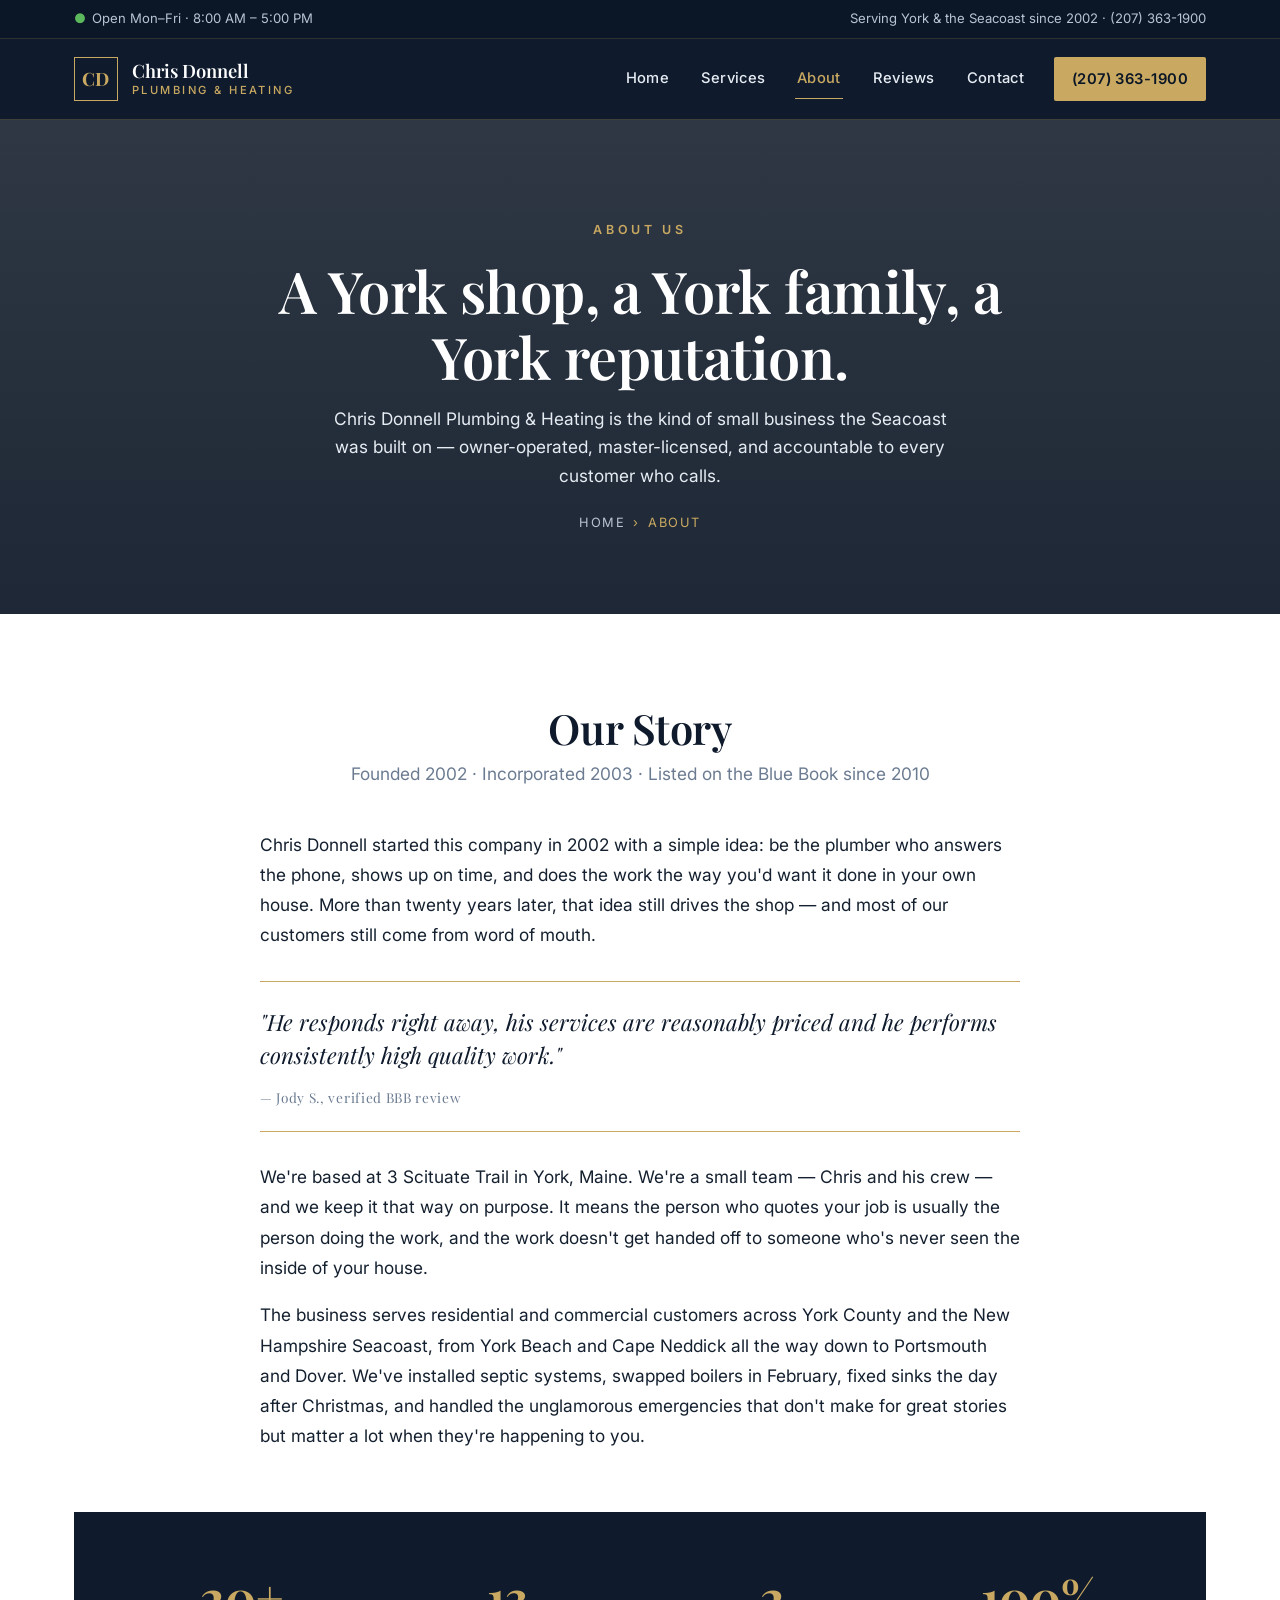
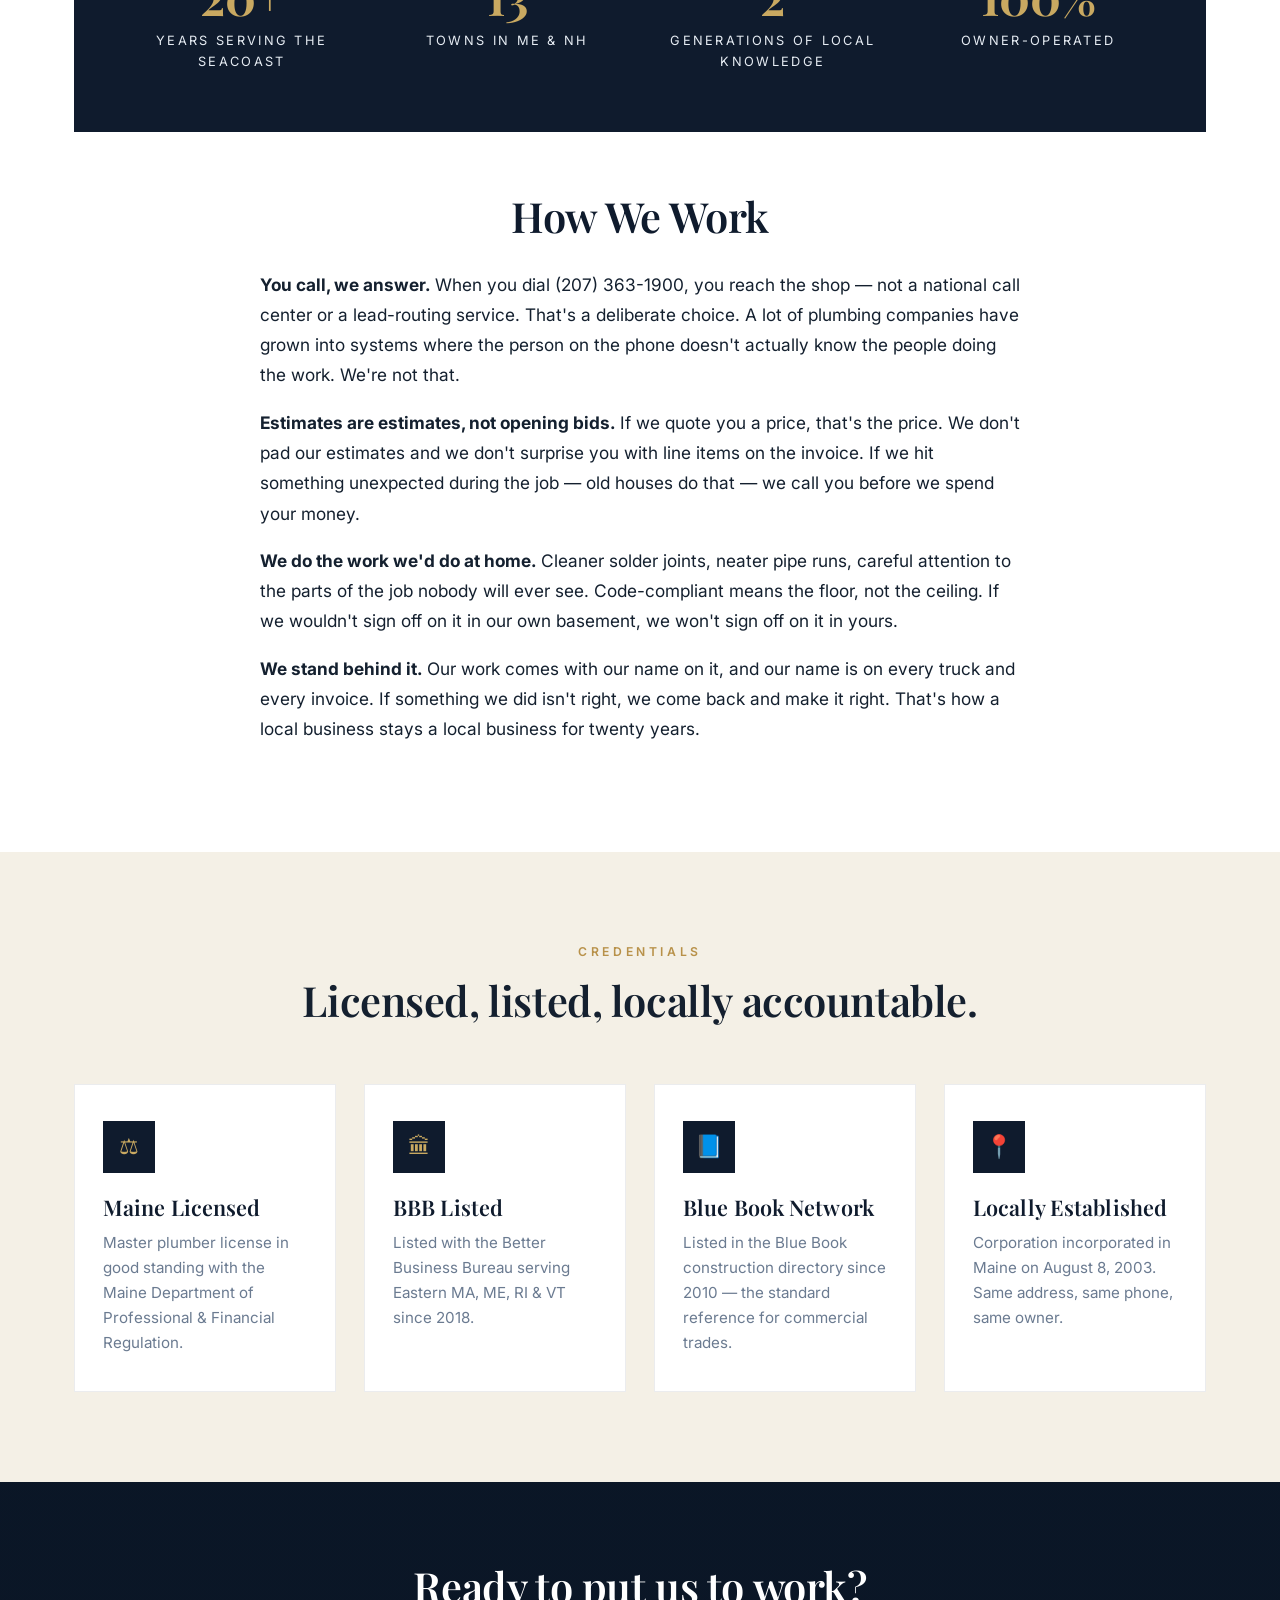
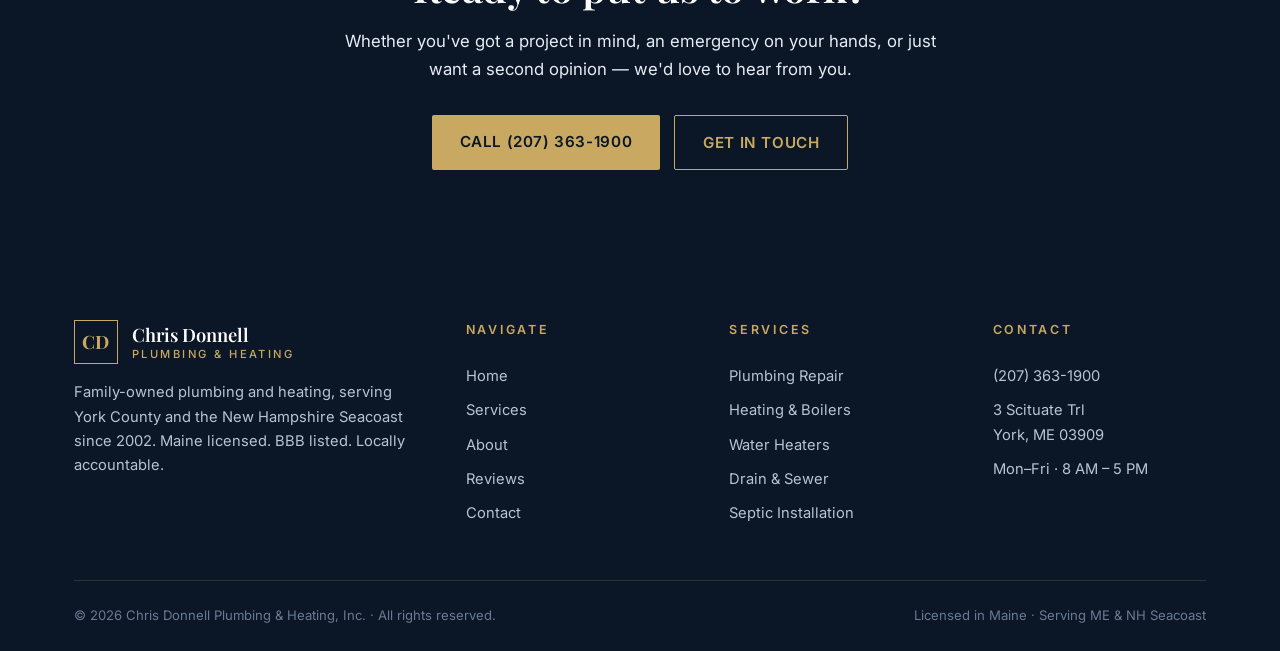
<file: about.html>
<!DOCTYPE html>
<html lang="en">
<head>
  <meta charset="UTF-8" />
  <meta name="viewport" content="width=device-width, initial-scale=1" />
  <title>About — Chris Donnell Plumbing &amp; Heating · York, Maine</title>
  <meta name="description" content="A family-owned plumbing and heating company in York, Maine. Master licensed, two-plus decades on the Seacoast, owner-operated and locally accountable." />
  <link rel="preconnect" href="https://fonts.googleapis.com">
  <link rel="preconnect" href="https://fonts.gstatic.com" crossorigin>
  <link href="https://fonts.googleapis.com/css2?family=Inter:wght@400;500;600;700&family=Playfair+Display:ital,wght@0,500;0,600;0,700;1,500&display=swap" rel="stylesheet">
  <link rel="stylesheet" href="styles.css" />
</head>
<body>

  <div class="topbar">
    <div class="container">
      <span class="hours">Open Mon–Fri · 8:00 AM – 5:00 PM</span>
      <span>Serving York &amp; the Seacoast since 2002 · <a href="tel:+12073631900">(207) 363-1900</a></span>
    </div>
  </div>

  <header class="site-header">
    <div class="container">
      <a href="index.html" class="brand">
        <span class="brand-mark">CD</span>
        <span class="brand-name">Chris Donnell<small>Plumbing &amp; Heating</small></span>
      </a>
      <button class="nav-toggle" aria-label="Toggle menu" aria-expanded="false">Menu</button>
      <nav class="nav">
        <a href="index.html">Home</a>
        <a href="services.html">Services</a>
        <a href="about.html">About</a>
        <a href="reviews.html">Reviews</a>
        <a href="contact.html">Contact</a>
        <a href="tel:+12073631900" class="cta">(207) 363-1900</a>
      </nav>
    </div>
  </header>

  <section class="page-header" style="background: linear-gradient(rgba(11,22,38,.85), rgba(11,22,38,.92)), url('https://images.unsplash.com/photo-1518709268805-4e9042af2176?auto=format&fit=crop&w=1800&q=80') center/cover no-repeat;">
    <div class="container">
      <span class="eyebrow">About Us</span>
      <h1>A York shop, a York family, a York reputation.</h1>
      <p>Chris Donnell Plumbing &amp; Heating is the kind of small business the Seacoast was built on — owner-operated, master-licensed, and accountable to every customer who calls.</p>
      <div class="crumbs"><a href="index.html">Home</a><span>›</span><span>About</span></div>
    </div>
  </section>

  <section style="background:#fff">
    <div class="container">
      <div class="story-block">
        <h2 style="text-align:center;color:var(--navy-800);margin-bottom:8px">Our Story</h2>
        <p style="text-align:center;color:var(--slate-500);margin-bottom:40px">Founded 2002 · Incorporated 2003 · Listed on the Blue Book since 2010</p>

        <p>Chris Donnell started this company in 2002 with a simple idea: be the plumber who answers the phone, shows up on time, and does the work the way you'd want it done in your own house. More than twenty years later, that idea still drives the shop — and most of our customers still come from word of mouth.</p>

        <p class="lede">"He responds right away, his services are reasonably priced and he performs consistently high quality work."<br><span style="font-size:.85rem;font-style:normal;color:var(--slate-500);letter-spacing:.05em;display:block;margin-top:14px">— Jody S., verified BBB review</span></p>

        <p>We're based at 3 Scituate Trail in York, Maine. We're a small team — Chris and his crew — and we keep it that way on purpose. It means the person who quotes your job is usually the person doing the work, and the work doesn't get handed off to someone who's never seen the inside of your house.</p>

        <p>The business serves residential and commercial customers across York County and the New Hampshire Seacoast, from York Beach and Cape Neddick all the way down to Portsmouth and Dover. We've installed septic systems, swapped boilers in February, fixed sinks the day after Christmas, and handled the unglamorous emergencies that don't make for great stories but matter a lot when they're happening to you.</p>
      </div>

      <div class="stats">
        <div><strong>20+</strong><span>Years Serving the Seacoast</span></div>
        <div><strong>13</strong><span>Towns in ME &amp; NH</span></div>
        <div><strong>2</strong><span>Generations of Local Knowledge</span></div>
        <div><strong>100%</strong><span>Owner-Operated</span></div>
      </div>

      <div class="story-block">
        <h2 style="text-align:center;color:var(--navy-800);margin-bottom:30px">How We Work</h2>

        <p><strong>You call, we answer.</strong> When you dial (207) 363-1900, you reach the shop — not a national call center or a lead-routing service. That's a deliberate choice. A lot of plumbing companies have grown into systems where the person on the phone doesn't actually know the people doing the work. We're not that.</p>

        <p><strong>Estimates are estimates, not opening bids.</strong> If we quote you a price, that's the price. We don't pad our estimates and we don't surprise you with line items on the invoice. If we hit something unexpected during the job — old houses do that — we call you before we spend your money.</p>

        <p><strong>We do the work we'd do at home.</strong> Cleaner solder joints, neater pipe runs, careful attention to the parts of the job nobody will ever see. Code-compliant means the floor, not the ceiling. If we wouldn't sign off on it in our own basement, we won't sign off on it in yours.</p>

        <p><strong>We stand behind it.</strong> Our work comes with our name on it, and our name is on every truck and every invoice. If something we did isn't right, we come back and make it right. That's how a local business stays a local business for twenty years.</p>
      </div>
    </div>
  </section>

  <section style="background:var(--paper)">
    <div class="container">
      <div class="section-head">
        <span class="eyebrow">Credentials</span>
        <h2>Licensed, listed, locally accountable.</h2>
      </div>

      <div class="services-grid">
        <div class="service-card">
          <div class="service-icon">⚖</div>
          <h3>Maine Licensed</h3>
          <p>Master plumber license in good standing with the Maine Department of Professional &amp; Financial Regulation.</p>
        </div>
        <div class="service-card">
          <div class="service-icon">🏛</div>
          <h3>BBB Listed</h3>
          <p>Listed with the Better Business Bureau serving Eastern MA, ME, RI &amp; VT since 2018.</p>
        </div>
        <div class="service-card">
          <div class="service-icon">📘</div>
          <h3>Blue Book Network</h3>
          <p>Listed in the Blue Book construction directory since 2010 — the standard reference for commercial trades.</p>
        </div>
        <div class="service-card">
          <div class="service-icon">📍</div>
          <h3>Locally Established</h3>
          <p>Corporation incorporated in Maine on August 8, 2003. Same address, same phone, same owner.</p>
        </div>
      </div>
    </div>
  </section>

  <section class="cta-band">
    <div class="container">
      <h2>Ready to put us to work?</h2>
      <p>Whether you've got a project in mind, an emergency on your hands, or just want a second opinion — we'd love to hear from you.</p>
      <div class="cta-actions">
        <a href="tel:+12073631900" class="btn btn-primary">Call (207) 363-1900</a>
        <a href="contact.html" class="btn btn-outline">Get in Touch</a>
      </div>
    </div>
  </section>

  <footer class="site-footer">
    <div class="container">
      <div class="footer-grid">
        <div>
          <a href="index.html" class="brand">
            <span class="brand-mark">CD</span>
            <span class="brand-name">Chris Donnell<small>Plumbing &amp; Heating</small></span>
          </a>
          <p>Family-owned plumbing and heating, serving York County and the New Hampshire Seacoast since 2002. Maine licensed. BBB listed. Locally accountable.</p>
        </div>
        <div>
          <h5>Navigate</h5>
          <ul>
            <li><a href="index.html">Home</a></li>
            <li><a href="services.html">Services</a></li>
            <li><a href="about.html">About</a></li>
            <li><a href="reviews.html">Reviews</a></li>
            <li><a href="contact.html">Contact</a></li>
          </ul>
        </div>
        <div>
          <h5>Services</h5>
          <ul>
            <li>Plumbing Repair</li>
            <li>Heating &amp; Boilers</li>
            <li>Water Heaters</li>
            <li>Drain &amp; Sewer</li>
            <li>Septic Installation</li>
          </ul>
        </div>
        <div>
          <h5>Contact</h5>
          <ul>
            <li><a href="tel:+12073631900">(207) 363-1900</a></li>
            <li>3 Scituate Trl<br>York, ME 03909</li>
            <li>Mon–Fri · 8 AM – 5 PM</li>
          </ul>
        </div>
      </div>
      <div class="footer-bottom">
        <span>© <span id="year">2026</span> Chris Donnell Plumbing &amp; Heating, Inc. · All rights reserved.</span>
        <span>Licensed in Maine · Serving ME &amp; NH Seacoast</span>
      </div>
    </div>
  </footer>

  <script>document.getElementById('year').textContent = new Date().getFullYear();</script>
  <script src="script.js"></script>
</body>
</html>
</file>
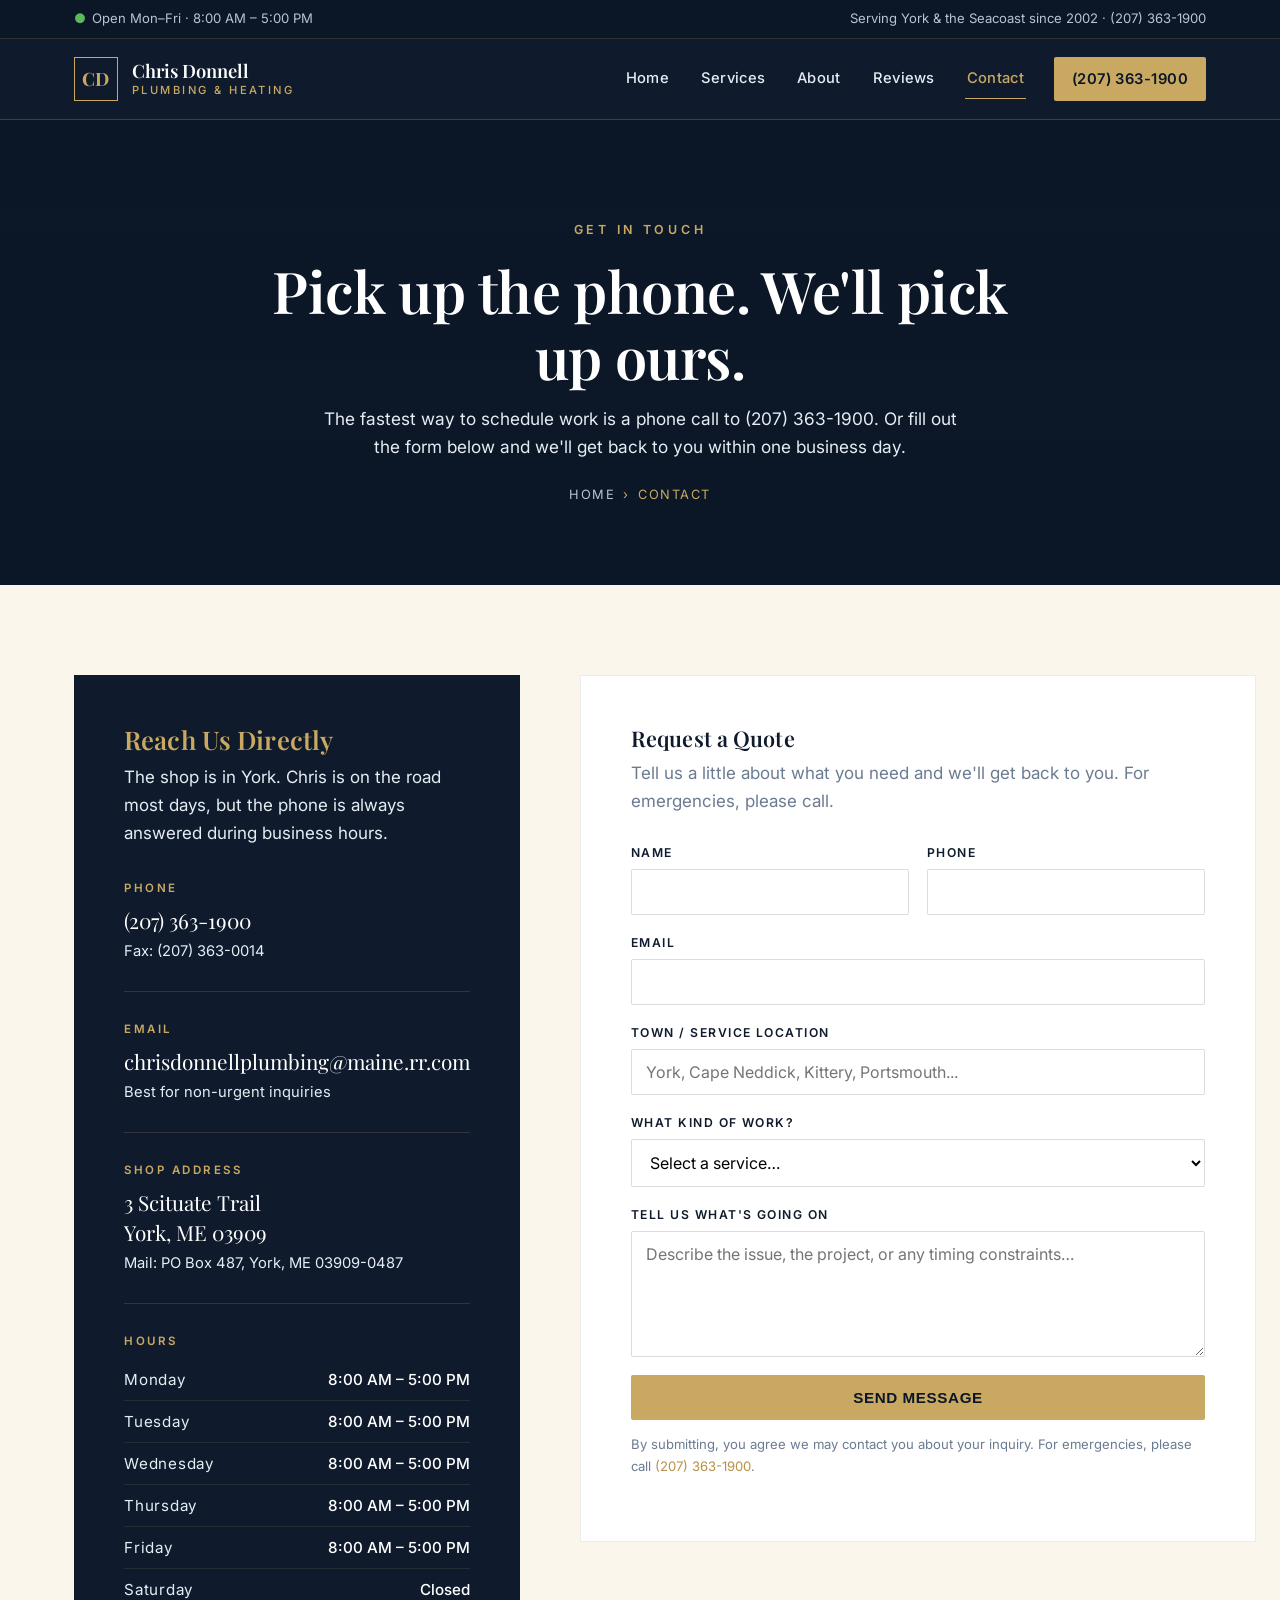
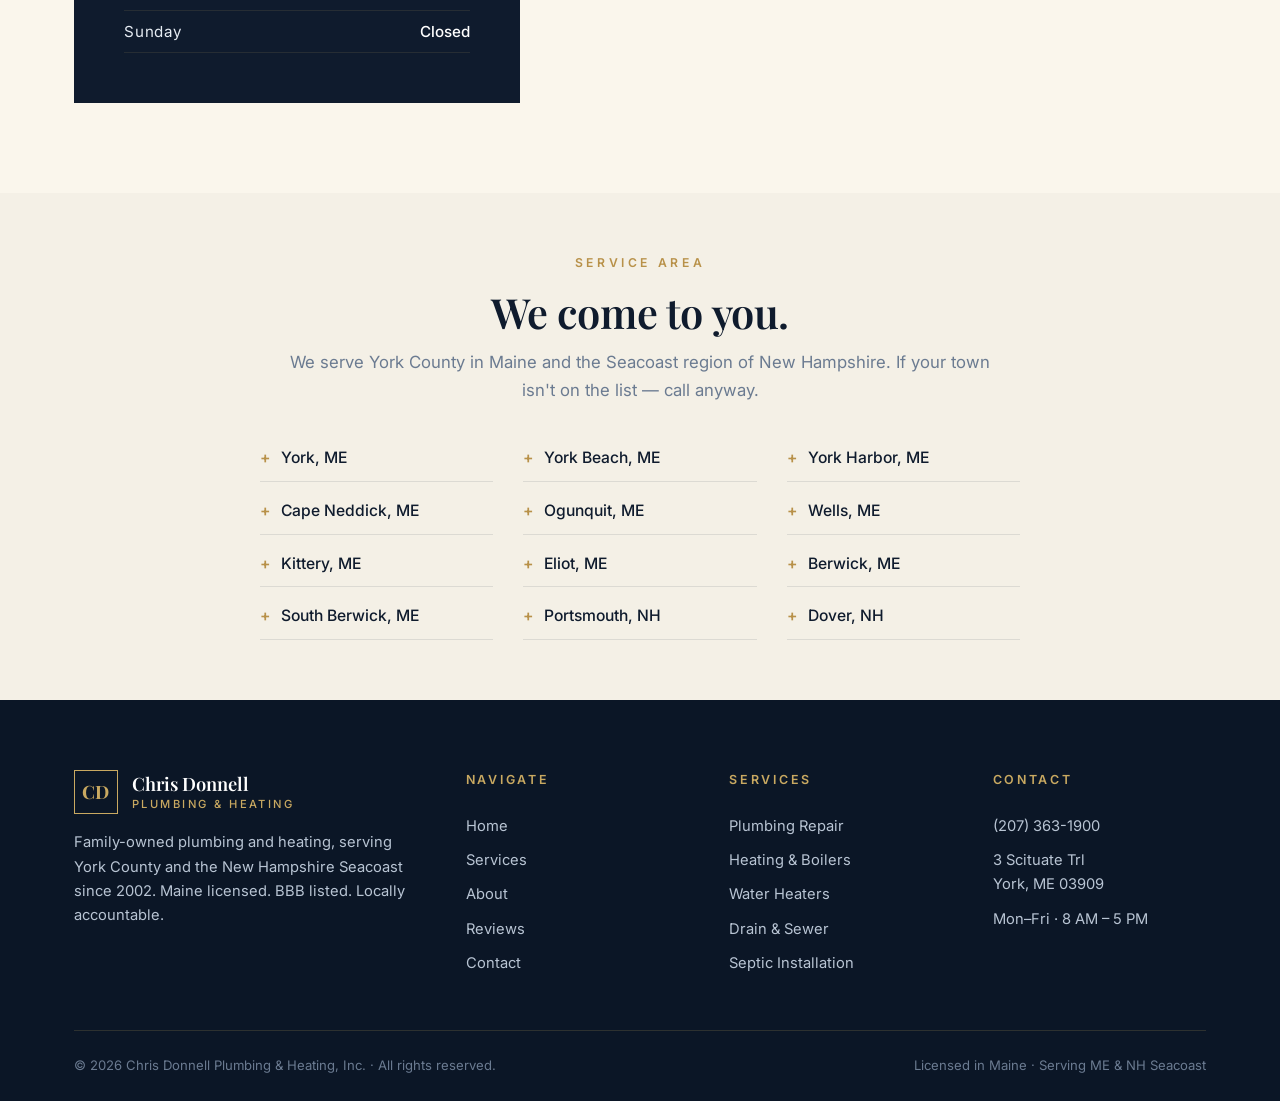
<file: contact.html>
<!DOCTYPE html>
<html lang="en">
<head>
  <meta charset="UTF-8" />
  <meta name="viewport" content="width=device-width, initial-scale=1" />
  <title>Contact — Chris Donnell Plumbing &amp; Heating · York, Maine</title>
  <meta name="description" content="Call Chris Donnell Plumbing & Heating at (207) 363-1900. 3 Scituate Trl, York, ME 03909. Open Monday through Friday 8 AM – 5 PM." />
  <link rel="preconnect" href="https://fonts.googleapis.com">
  <link rel="preconnect" href="https://fonts.gstatic.com" crossorigin>
  <link href="https://fonts.googleapis.com/css2?family=Inter:wght@400;500;600;700&family=Playfair+Display:ital,wght@0,500;0,600;0,700;1,500&display=swap" rel="stylesheet">
  <link rel="stylesheet" href="styles.css" />
</head>
<body>

  <div class="topbar">
    <div class="container">
      <span class="hours">Open Mon–Fri · 8:00 AM – 5:00 PM</span>
      <span>Serving York &amp; the Seacoast since 2002 · <a href="tel:+12073631900">(207) 363-1900</a></span>
    </div>
  </div>

  <header class="site-header">
    <div class="container">
      <a href="index.html" class="brand">
        <span class="brand-mark">CD</span>
        <span class="brand-name">Chris Donnell<small>Plumbing &amp; Heating</small></span>
      </a>
      <button class="nav-toggle" aria-label="Toggle menu" aria-expanded="false">Menu</button>
      <nav class="nav">
        <a href="index.html">Home</a>
        <a href="services.html">Services</a>
        <a href="about.html">About</a>
        <a href="reviews.html">Reviews</a>
        <a href="contact.html">Contact</a>
        <a href="tel:+12073631900" class="cta">(207) 363-1900</a>
      </nav>
    </div>
  </header>

  <section class="page-header">
    <div class="container">
      <span class="eyebrow">Get in Touch</span>
      <h1>Pick up the phone. We'll pick up ours.</h1>
      <p>The fastest way to schedule work is a phone call to (207) 363-1900. Or fill out the form below and we'll get back to you within one business day.</p>
      <div class="crumbs"><a href="index.html">Home</a><span>›</span><span>Contact</span></div>
    </div>
  </section>

  <section style="background:var(--cream)">
    <div class="container">
      <div class="contact-grid">

        <div class="contact-info-card">
          <h3>Reach Us Directly</h3>
          <p>The shop is in York. Chris is on the road most days, but the phone is always answered during business hours.</p>

          <div class="contact-block">
            <span class="label">Phone</span>
            <div class="value"><a href="tel:+12073631900">(207) 363-1900</a></div>
            <div class="sub">Fax: (207) 363-0014</div>
          </div>

          <div class="contact-block">
            <span class="label">Email</span>
            <div class="value"><a href="mailto:chrisdonnellplumbing@maine.rr.com">chrisdonnellplumbing@maine.rr.com</a></div>
            <div class="sub">Best for non-urgent inquiries</div>
          </div>

          <div class="contact-block">
            <span class="label">Shop Address</span>
            <div class="value">3 Scituate Trail<br>York, ME 03909</div>
            <div class="sub">Mail: PO Box 487, York, ME 03909-0487</div>
          </div>

          <div class="contact-block">
            <span class="label">Hours</span>
            <table class="hours-table">
              <tr><td>Monday</td><td>8:00 AM – 5:00 PM</td></tr>
              <tr><td>Tuesday</td><td>8:00 AM – 5:00 PM</td></tr>
              <tr><td>Wednesday</td><td>8:00 AM – 5:00 PM</td></tr>
              <tr><td>Thursday</td><td>8:00 AM – 5:00 PM</td></tr>
              <tr><td>Friday</td><td>8:00 AM – 5:00 PM</td></tr>
              <tr><td>Saturday</td><td>Closed</td></tr>
              <tr><td>Sunday</td><td>Closed</td></tr>
            </table>
          </div>
        </div>

        <div class="contact-form-card">
          <h3>Request a Quote</h3>
          <p>Tell us a little about what you need and we'll get back to you. For emergencies, please call.</p>

          <form id="contact-form" novalidate>
            <div class="form-row two">
              <div class="form-field">
                <label for="name">Name</label>
                <input type="text" id="name" name="name" required autocomplete="name" />
              </div>
              <div class="form-field">
                <label for="phone">Phone</label>
                <input type="tel" id="phone" name="phone" required autocomplete="tel" />
              </div>
            </div>

            <div class="form-field">
              <label for="email">Email</label>
              <input type="email" id="email" name="email" required autocomplete="email" />
            </div>

            <div class="form-field">
              <label for="town">Town / Service Location</label>
              <input type="text" id="town" name="town" placeholder="York, Cape Neddick, Kittery, Portsmouth..." />
            </div>

            <div class="form-field">
              <label for="service">What kind of work?</label>
              <select id="service" name="service">
                <option value="">Select a service…</option>
                <option>General plumbing repair</option>
                <option>Heating / boiler service</option>
                <option>Water heater installation</option>
                <option>Drain or sewer issue</option>
                <option>Bathroom or kitchen remodel</option>
                <option>Septic system</option>
                <option>Plumbing inspection</option>
                <option>Commercial work</option>
                <option>Other / not sure</option>
              </select>
            </div>

            <div class="form-field">
              <label for="message">Tell us what's going on</label>
              <textarea id="message" name="message" rows="5" placeholder="Describe the issue, the project, or any timing constraints…"></textarea>
            </div>

            <button type="submit" class="btn btn-primary" style="width:100%">Send Message</button>

            <p class="form-note">By submitting, you agree we may contact you about your inquiry. For emergencies, please call <a href="tel:+12073631900">(207) 363-1900</a>.</p>
            <p id="form-message" style="display:none;margin-top:18px;padding:14px 18px;background:rgba(201,169,97,.15);border-left:3px solid var(--gold-500);color:var(--navy-800);font-size:.95rem"></p>
          </form>
        </div>

      </div>
    </div>
  </section>

  <section style="background:var(--paper);padding:60px 0">
    <div class="container">
      <div class="section-head" style="margin-bottom:30px">
        <span class="eyebrow">Service Area</span>
        <h2 style="color:var(--navy-800)">We come to you.</h2>
        <p>We serve York County in Maine and the Seacoast region of New Hampshire. If your town isn't on the list — call anyway.</p>
      </div>
      <ul class="town-list" style="max-width:760px;margin:0 auto;grid-template-columns:repeat(3,1fr)">
        <li>York, ME</li>
        <li>York Beach, ME</li>
        <li>York Harbor, ME</li>
        <li>Cape Neddick, ME</li>
        <li>Ogunquit, ME</li>
        <li>Wells, ME</li>
        <li>Kittery, ME</li>
        <li>Eliot, ME</li>
        <li>Berwick, ME</li>
        <li>South Berwick, ME</li>
        <li>Portsmouth, NH</li>
        <li>Dover, NH</li>
      </ul>
    </div>
  </section>

  <footer class="site-footer">
    <div class="container">
      <div class="footer-grid">
        <div>
          <a href="index.html" class="brand">
            <span class="brand-mark">CD</span>
            <span class="brand-name">Chris Donnell<small>Plumbing &amp; Heating</small></span>
          </a>
          <p>Family-owned plumbing and heating, serving York County and the New Hampshire Seacoast since 2002. Maine licensed. BBB listed. Locally accountable.</p>
        </div>
        <div>
          <h5>Navigate</h5>
          <ul>
            <li><a href="index.html">Home</a></li>
            <li><a href="services.html">Services</a></li>
            <li><a href="about.html">About</a></li>
            <li><a href="reviews.html">Reviews</a></li>
            <li><a href="contact.html">Contact</a></li>
          </ul>
        </div>
        <div>
          <h5>Services</h5>
          <ul>
            <li>Plumbing Repair</li>
            <li>Heating &amp; Boilers</li>
            <li>Water Heaters</li>
            <li>Drain &amp; Sewer</li>
            <li>Septic Installation</li>
          </ul>
        </div>
        <div>
          <h5>Contact</h5>
          <ul>
            <li><a href="tel:+12073631900">(207) 363-1900</a></li>
            <li>3 Scituate Trl<br>York, ME 03909</li>
            <li>Mon–Fri · 8 AM – 5 PM</li>
          </ul>
        </div>
      </div>
      <div class="footer-bottom">
        <span>© <span id="year">2026</span> Chris Donnell Plumbing &amp; Heating, Inc. · All rights reserved.</span>
        <span>Licensed in Maine · Serving ME &amp; NH Seacoast</span>
      </div>
    </div>
  </footer>

  <script>document.getElementById('year').textContent = new Date().getFullYear();</script>
  <script src="script.js"></script>
</body>
</html>
</file>
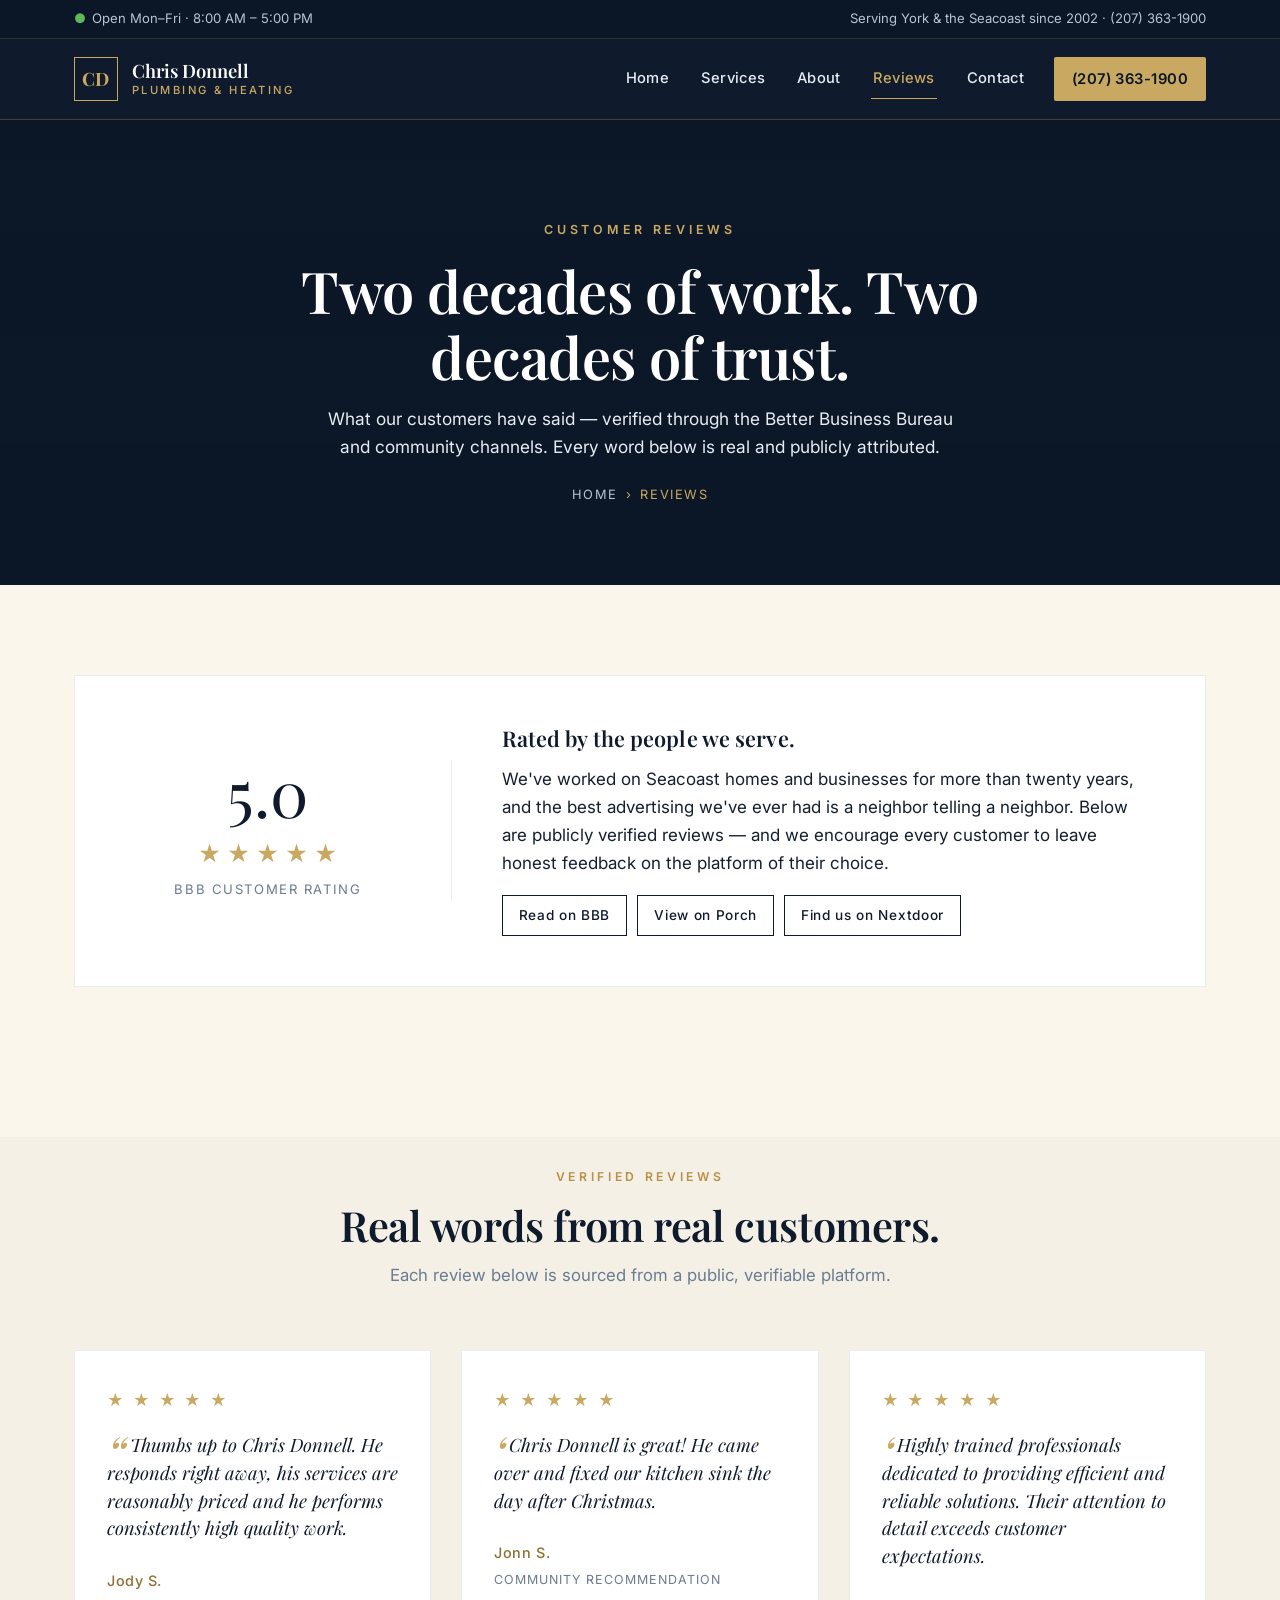
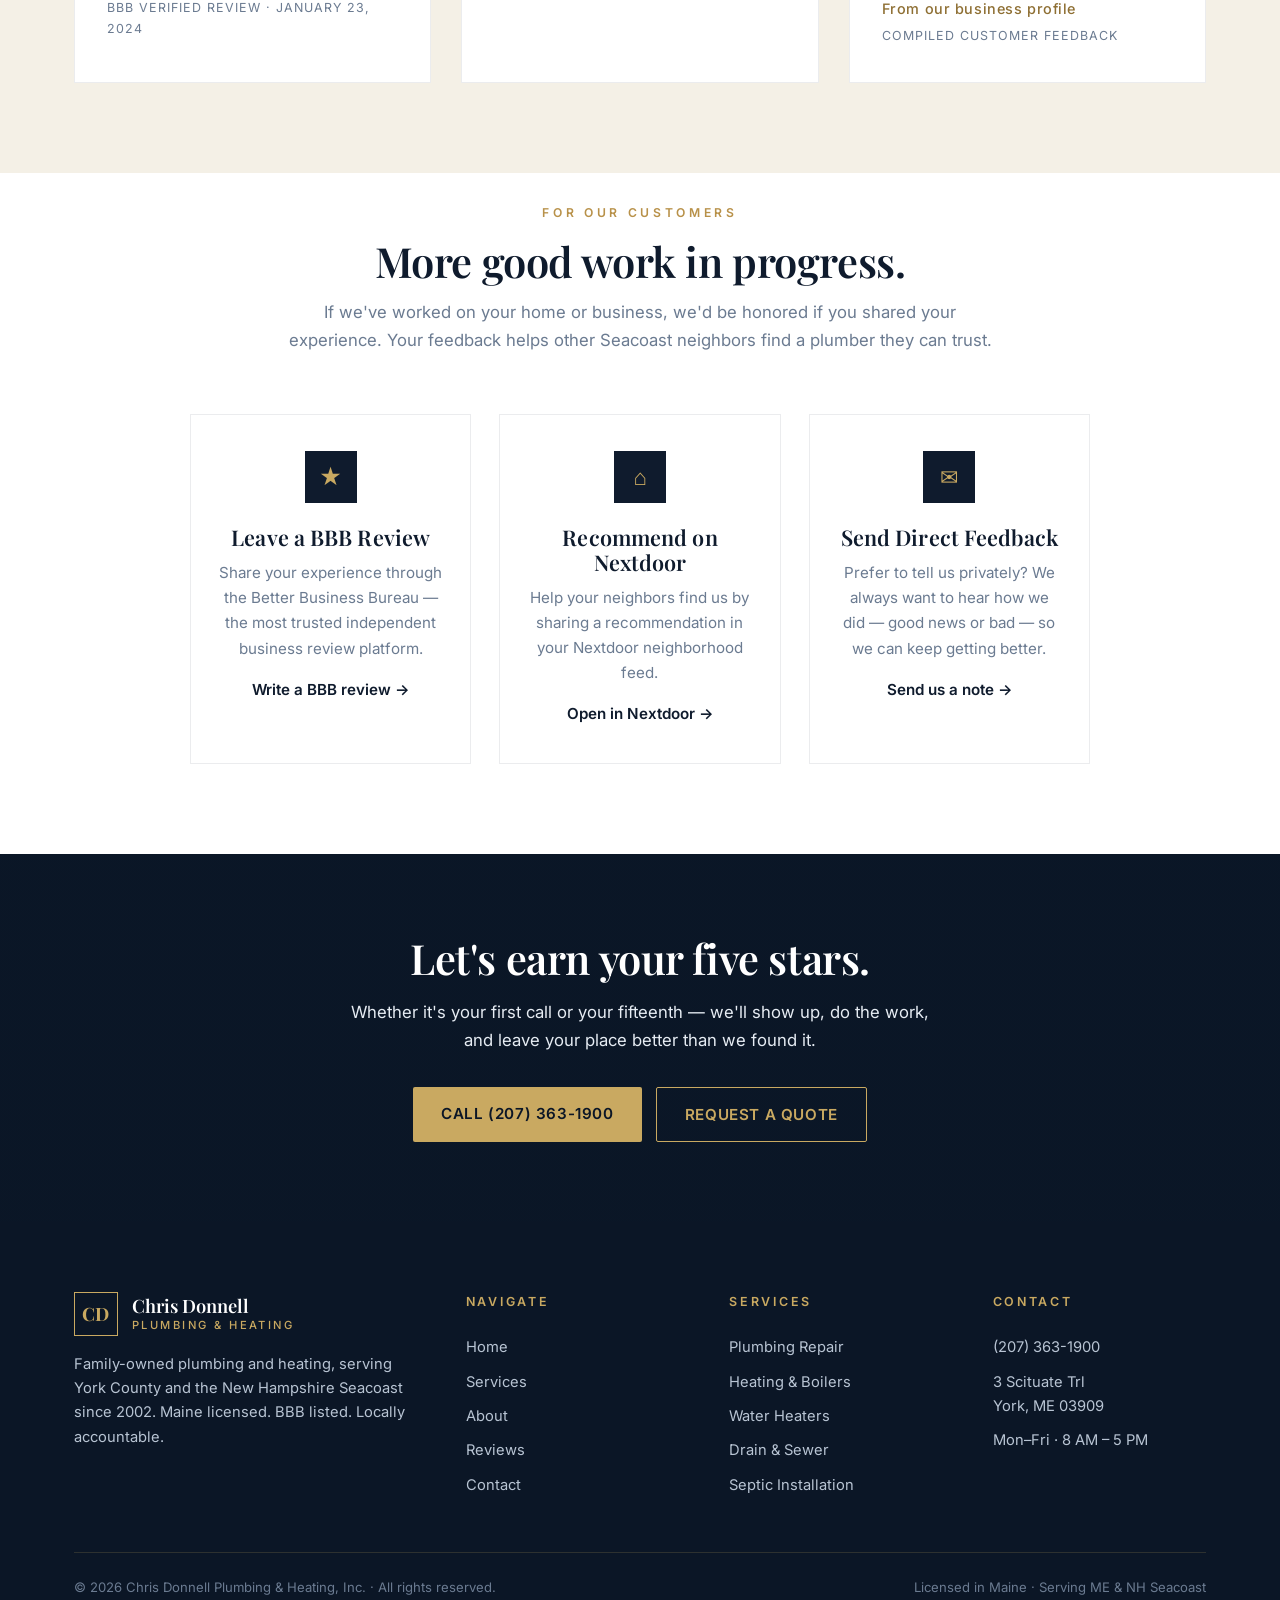
<file: reviews.html>
<!DOCTYPE html>
<html lang="en">
<head>
  <meta charset="UTF-8" />
  <meta name="viewport" content="width=device-width, initial-scale=1" />
  <title>Reviews — Chris Donnell Plumbing &amp; Heating · York, Maine</title>
  <meta name="description" content="Customer reviews and recommendations for Chris Donnell Plumbing & Heating in York, Maine. Verified BBB and community feedback." />
  <link rel="preconnect" href="https://fonts.googleapis.com">
  <link rel="preconnect" href="https://fonts.gstatic.com" crossorigin>
  <link href="https://fonts.googleapis.com/css2?family=Inter:wght@400;500;600;700&family=Playfair+Display:ital,wght@0,500;0,600;0,700;1,500&display=swap" rel="stylesheet">
  <link rel="stylesheet" href="styles.css" />
</head>
<body>

  <div class="topbar">
    <div class="container">
      <span class="hours">Open Mon–Fri · 8:00 AM – 5:00 PM</span>
      <span>Serving York &amp; the Seacoast since 2002 · <a href="tel:+12073631900">(207) 363-1900</a></span>
    </div>
  </div>

  <header class="site-header">
    <div class="container">
      <a href="index.html" class="brand">
        <span class="brand-mark">CD</span>
        <span class="brand-name">Chris Donnell<small>Plumbing &amp; Heating</small></span>
      </a>
      <button class="nav-toggle" aria-label="Toggle menu" aria-expanded="false">Menu</button>
      <nav class="nav">
        <a href="index.html">Home</a>
        <a href="services.html">Services</a>
        <a href="about.html">About</a>
        <a href="reviews.html">Reviews</a>
        <a href="contact.html">Contact</a>
        <a href="tel:+12073631900" class="cta">(207) 363-1900</a>
      </nav>
    </div>
  </header>

  <section class="page-header">
    <div class="container">
      <span class="eyebrow">Customer Reviews</span>
      <h1>Two decades of work. Two decades of trust.</h1>
      <p>What our customers have said — verified through the Better Business Bureau and community channels. Every word below is real and publicly attributed.</p>
      <div class="crumbs"><a href="index.html">Home</a><span>›</span><span>Reviews</span></div>
    </div>
  </section>

  <section style="background:var(--cream)">
    <div class="container">

      <div class="review-summary">
        <div class="big-rating">
          <div class="num">5.0</div>
          <div class="stars">★ ★ ★ ★ ★</div>
          <div class="label">BBB Customer Rating</div>
        </div>
        <div>
          <h3>Rated by the people we serve.</h3>
          <p>We've worked on Seacoast homes and businesses for more than twenty years, and the best advertising we've ever had is a neighbor telling a neighbor. Below are publicly verified reviews — and we encourage every customer to leave honest feedback on the platform of their choice.</p>
          <ul class="review-sources">
            <li><a href="https://www.bbb.org/us/me/york/profile/plumber/chris-donnell-plumbing-heating-inc-0021-285944/customer-reviews" target="_blank" rel="noopener">Read on BBB</a></li>
            <li><a href="https://pro.porch.com/york-me/plumbers/chris-donnell-plumbing-and-heating/pp" target="_blank" rel="noopener">View on Porch</a></li>
            <li><a href="https://nextdoor.com/pages/chris-donnell-plumbing-heating-york-me-3/" target="_blank" rel="noopener">Find us on Nextdoor</a></li>
          </ul>
        </div>
      </div>

    </div>
  </section>

  <section class="testimonials-light" style="padding-top:30px">
    <div class="container">
      <div class="section-head">
        <span class="eyebrow">Verified Reviews</span>
        <h2 style="color:var(--navy-800)">Real words from real customers.</h2>
        <p>Each review below is sourced from a public, verifiable platform.</p>
      </div>

      <div class="review-grid">

        <div class="review-card">
          <div class="stars">★ ★ ★ ★ ★</div>
          <blockquote>Thumbs up to Chris Donnell. He responds right away, his services are reasonably priced and he performs consistently high quality work.</blockquote>
          <cite>Jody S.<small>BBB Verified Review · January 23, 2024</small></cite>
        </div>

        <div class="review-card">
          <div class="stars">★ ★ ★ ★ ★</div>
          <blockquote>Chris Donnell is great! He came over and fixed our kitchen sink the day after Christmas.</blockquote>
          <cite>Jonn S.<small>Community Recommendation</small></cite>
        </div>

        <div class="review-card">
          <div class="stars">★ ★ ★ ★ ★</div>
          <blockquote>Highly trained professionals dedicated to providing efficient and reliable solutions. Their attention to detail exceeds customer expectations.</blockquote>
          <cite>From our business profile<small>Compiled customer feedback</small></cite>
        </div>

      </div>
    </div>
  </section>

  <section style="background:#fff;padding-top:30px">
    <div class="container">
      <div class="section-head">
        <span class="eyebrow">For Our Customers</span>
        <h2 style="color:var(--navy-800)">More good work in progress.</h2>
        <p>If we've worked on your home or business, we'd be honored if you shared your experience. Your feedback helps other Seacoast neighbors find a plumber they can trust.</p>
      </div>

      <div class="services-grid" style="max-width:900px;margin:0 auto">
        <div class="service-card" style="text-align:center">
          <div class="service-icon" style="margin:0 auto 22px">★</div>
          <h3>Leave a BBB Review</h3>
          <p>Share your experience through the Better Business Bureau — the most trusted independent business review platform.</p>
          <p style="margin-top:16px"><a href="https://www.bbb.org/us/me/york/profile/plumber/chris-donnell-plumbing-heating-inc-0021-285944/leave-a-review" target="_blank" rel="noopener" style="color:var(--navy-800);font-weight:600">Write a BBB review →</a></p>
        </div>
        <div class="service-card" style="text-align:center">
          <div class="service-icon" style="margin:0 auto 22px">⌂</div>
          <h3>Recommend on Nextdoor</h3>
          <p>Help your neighbors find us by sharing a recommendation in your Nextdoor neighborhood feed.</p>
          <p style="margin-top:16px"><a href="https://nextdoor.com/pages/chris-donnell-plumbing-heating-york-me-3/" target="_blank" rel="noopener" style="color:var(--navy-800);font-weight:600">Open in Nextdoor →</a></p>
        </div>
        <div class="service-card" style="text-align:center">
          <div class="service-icon" style="margin:0 auto 22px">✉</div>
          <h3>Send Direct Feedback</h3>
          <p>Prefer to tell us privately? We always want to hear how we did — good news or bad — so we can keep getting better.</p>
          <p style="margin-top:16px"><a href="contact.html" style="color:var(--navy-800);font-weight:600">Send us a note →</a></p>
        </div>
      </div>
    </div>
  </section>

  <section class="cta-band">
    <div class="container">
      <h2>Let's earn your five stars.</h2>
      <p>Whether it's your first call or your fifteenth — we'll show up, do the work, and leave your place better than we found it.</p>
      <div class="cta-actions">
        <a href="tel:+12073631900" class="btn btn-primary">Call (207) 363-1900</a>
        <a href="contact.html" class="btn btn-outline">Request a Quote</a>
      </div>
    </div>
  </section>

  <footer class="site-footer">
    <div class="container">
      <div class="footer-grid">
        <div>
          <a href="index.html" class="brand">
            <span class="brand-mark">CD</span>
            <span class="brand-name">Chris Donnell<small>Plumbing &amp; Heating</small></span>
          </a>
          <p>Family-owned plumbing and heating, serving York County and the New Hampshire Seacoast since 2002. Maine licensed. BBB listed. Locally accountable.</p>
        </div>
        <div>
          <h5>Navigate</h5>
          <ul>
            <li><a href="index.html">Home</a></li>
            <li><a href="services.html">Services</a></li>
            <li><a href="about.html">About</a></li>
            <li><a href="reviews.html">Reviews</a></li>
            <li><a href="contact.html">Contact</a></li>
          </ul>
        </div>
        <div>
          <h5>Services</h5>
          <ul>
            <li>Plumbing Repair</li>
            <li>Heating &amp; Boilers</li>
            <li>Water Heaters</li>
            <li>Drain &amp; Sewer</li>
            <li>Septic Installation</li>
          </ul>
        </div>
        <div>
          <h5>Contact</h5>
          <ul>
            <li><a href="tel:+12073631900">(207) 363-1900</a></li>
            <li>3 Scituate Trl<br>York, ME 03909</li>
            <li>Mon–Fri · 8 AM – 5 PM</li>
          </ul>
        </div>
      </div>
      <div class="footer-bottom">
        <span>© <span id="year">2026</span> Chris Donnell Plumbing &amp; Heating, Inc. · All rights reserved.</span>
        <span>Licensed in Maine · Serving ME &amp; NH Seacoast</span>
      </div>
    </div>
  </footer>

  <script>document.getElementById('year').textContent = new Date().getFullYear();</script>
  <script src="script.js"></script>
</body>
</html>
</file>
<file: styles.css>
/* =========================================================
   Chris Donnell Plumbing & Heating — Premium Contractor Theme
   Palette: deep navy + warm gold/copper, cream accents
   ========================================================= */

:root {
  --navy-900: #0B1626;
  --navy-800: #0F1B2D;
  --navy-700: #162536;
  --navy-600: #1F3047;
  --navy-500: #2A3E5C;

  --gold-500: #C9A961;
  --gold-600: #B89149;
  --gold-700: #8E6F33;

  --copper:   #B87333;

  --cream:    #FAF6EC;
  --paper:    #F4F0E6;
  --bone:     #ECE6D6;

  --slate-100: #E6ECF3;
  --slate-300: #B8C4D3;
  --slate-500: #6B7B91;

  --ink: #14202F;

  --max: 1180px;
  --radius: 6px;
  --shadow-lg: 0 30px 60px -20px rgba(0,0,0,.45);
  --shadow-md: 0 12px 30px -10px rgba(0,0,0,.35);

  --font-display: "Playfair Display", "Georgia", serif;
  --font-sans: "Inter", -apple-system, BlinkMacSystemFont, "Segoe UI", Roboto, "Helvetica Neue", Arial, sans-serif;
}

* { box-sizing: border-box; }

html { scroll-behavior: smooth; }

body {
  margin: 0;
  font-family: var(--font-sans);
  color: var(--ink);
  background: var(--cream);
  line-height: 1.65;
  font-size: 17px;
  -webkit-font-smoothing: antialiased;
  -moz-osx-font-smoothing: grayscale;
}

h1, h2, h3, h4 {
  font-family: var(--font-display);
  font-weight: 600;
  letter-spacing: -0.01em;
  line-height: 1.15;
  margin: 0 0 .5em;
}

h1 { font-size: clamp(2.2rem, 5vw, 3.6rem); }
h2 { font-size: clamp(1.8rem, 3.8vw, 2.6rem); }
h3 { font-size: 1.35rem; letter-spacing: .005em; }
h4 { font-size: 1.05rem; letter-spacing: .04em; text-transform: uppercase; font-family: var(--font-sans); font-weight: 600; }

p { margin: 0 0 1em; }
a { color: var(--gold-600); text-decoration: none; transition: color .2s; }
a:hover { color: var(--gold-700); }

img { max-width: 100%; display: block; }

.container {
  max-width: var(--max);
  margin: 0 auto;
  padding: 0 24px;
}

/* ---------- Top utility bar ---------- */
.topbar {
  background: var(--navy-900);
  color: var(--slate-300);
  font-size: .82rem;
  padding: 8px 0;
  border-bottom: 1px solid rgba(201,169,97,.18);
}
.topbar .container {
  display: flex;
  justify-content: space-between;
  align-items: center;
  gap: 18px;
  flex-wrap: wrap;
}
.topbar a { color: var(--slate-300); }
.topbar a:hover { color: var(--gold-500); }
.topbar .hours::before {
  content: "●";
  color: #5CB85C;
  margin-right: 6px;
}

/* ---------- Header / Nav ---------- */
.site-header {
  background: var(--navy-800);
  color: #fff;
  border-bottom: 1px solid rgba(201,169,97,.25);
  position: sticky;
  top: 0;
  z-index: 50;
}
.site-header .container {
  display: flex;
  align-items: center;
  justify-content: space-between;
  padding-top: 18px;
  padding-bottom: 18px;
  gap: 24px;
}

.brand {
  display: flex;
  align-items: center;
  gap: 14px;
  color: #fff;
  font-family: var(--font-display);
}
.brand:hover { color: #fff; }
.brand-mark {
  width: 44px; height: 44px;
  border: 1.5px solid var(--gold-500);
  display: grid; place-items: center;
  color: var(--gold-500);
  font-family: var(--font-display);
  font-weight: 700;
  font-size: 1.15rem;
  letter-spacing: .04em;
}
.brand-name { font-size: 1.15rem; line-height: 1.1; font-weight: 600; }
.brand-name small {
  display: block;
  font-family: var(--font-sans);
  font-size: .7rem;
  letter-spacing: .22em;
  color: var(--gold-500);
  text-transform: uppercase;
  margin-top: 3px;
  font-weight: 500;
}

.nav {
  display: flex;
  align-items: center;
  gap: 28px;
}
.nav a {
  color: #E6ECF3;
  font-size: .92rem;
  font-weight: 500;
  letter-spacing: .02em;
  padding: 8px 2px;
  border-bottom: 1.5px solid transparent;
  transition: all .2s;
}
.nav a:hover, .nav a.active {
  color: var(--gold-500);
  border-bottom-color: var(--gold-500);
}
.nav .cta {
  background: var(--gold-500);
  color: var(--navy-900);
  padding: 10px 18px;
  border-radius: 2px;
  font-weight: 600;
  border: none;
  letter-spacing: .03em;
}
.nav .cta:hover {
  background: #d8b876;
  color: var(--navy-900);
  border-bottom-color: transparent;
}

.nav-toggle {
  display: none;
  background: transparent;
  border: 1px solid var(--gold-500);
  color: var(--gold-500);
  padding: 8px 12px;
  cursor: pointer;
  font-size: 1rem;
}

/* ---------- Buttons ---------- */
.btn {
  display: inline-block;
  padding: 14px 28px;
  font-weight: 600;
  font-size: .95rem;
  letter-spacing: .04em;
  text-transform: uppercase;
  border-radius: 2px;
  border: none;
  cursor: pointer;
  transition: all .2s;
}
.btn-primary {
  background: var(--gold-500);
  color: var(--navy-900);
}
.btn-primary:hover { background: #d8b876; color: var(--navy-900); transform: translateY(-1px); }
.btn-outline {
  background: transparent;
  color: var(--gold-500);
  border: 1.5px solid var(--gold-500);
}
.btn-outline:hover { background: var(--gold-500); color: var(--navy-900); }

/* ---------- Hero ---------- */
.hero {
  background:
    linear-gradient(135deg, rgba(11,22,38,.92), rgba(15,27,45,.86)),
    linear-gradient(135deg, var(--navy-700), var(--navy-900)),
    url('https://images.unsplash.com/photo-1607472586893-edb57bdc0e39?auto=format&fit=crop&w=1800&q=80') center/cover no-repeat;
  background-color: var(--navy-800);
  color: #fff;
  padding: 110px 0 120px;
  position: relative;
  overflow: hidden;
}
.hero::before {
  content: "";
  position: absolute;
  top: 0; right: 0;
  width: 280px; height: 280px;
  background: radial-gradient(circle, rgba(201,169,97,.18), transparent 70%);
  pointer-events: none;
}
.hero .eyebrow {
  font-family: var(--font-sans);
  letter-spacing: .3em;
  text-transform: uppercase;
  font-size: .78rem;
  color: var(--gold-500);
  font-weight: 600;
  margin-bottom: 22px;
}
.hero h1 {
  max-width: 760px;
  margin-bottom: 20px;
  color: #fff;
}
.hero h1 em {
  font-style: italic;
  color: var(--gold-500);
}
.hero .lede {
  max-width: 640px;
  font-size: 1.12rem;
  color: var(--slate-100);
  margin-bottom: 38px;
  line-height: 1.6;
}
.hero-actions {
  display: flex;
  flex-wrap: wrap;
  gap: 14px;
  align-items: center;
}
.hero-meta {
  margin-top: 60px;
  display: grid;
  grid-template-columns: repeat(4, 1fr);
  gap: 24px;
  max-width: 800px;
  border-top: 1px solid rgba(201,169,97,.22);
  padding-top: 32px;
}
.hero-meta div {
  color: var(--slate-100);
}
.hero-meta strong {
  display: block;
  font-family: var(--font-display);
  font-size: 2rem;
  color: var(--gold-500);
  font-weight: 600;
  line-height: 1;
}
.hero-meta span {
  font-size: .78rem;
  letter-spacing: .18em;
  text-transform: uppercase;
  color: var(--slate-300);
}

/* ---------- Sections ---------- */
section { padding: 90px 0; }
section.tight { padding: 60px 0; }

.section-head {
  text-align: center;
  max-width: 720px;
  margin: 0 auto 60px;
}
.section-head .eyebrow {
  display: block;
  letter-spacing: .3em;
  text-transform: uppercase;
  font-size: .76rem;
  color: var(--gold-600);
  font-weight: 600;
  margin-bottom: 14px;
}
.section-head h2 { margin-bottom: 14px; }
.section-head p { color: var(--slate-500); font-size: 1.05rem; }

/* ---------- Services preview ---------- */
.services-grid {
  display: grid;
  grid-template-columns: repeat(auto-fit, minmax(260px, 1fr));
  gap: 28px;
}
.service-card {
  background: #fff;
  border: 1px solid rgba(11,22,38,.08);
  padding: 36px 28px;
  position: relative;
  transition: all .25s;
}
.service-card::before {
  content: "";
  position: absolute;
  top: 0; left: 0;
  width: 4px; height: 100%;
  background: var(--gold-500);
  opacity: 0;
  transition: opacity .25s;
}
.service-card:hover {
  transform: translateY(-4px);
  box-shadow: var(--shadow-md);
}
.service-card:hover::before { opacity: 1; }
.service-icon {
  width: 52px; height: 52px;
  display: grid; place-items: center;
  background: var(--navy-800);
  color: var(--gold-500);
  margin-bottom: 22px;
  font-size: 1.4rem;
}
.service-card h3 { margin-bottom: 10px; color: var(--navy-800); }
.service-card p { color: var(--slate-500); font-size: .95rem; margin-bottom: 0; }

/* ---------- Why Us split ---------- */
.split {
  display: grid;
  grid-template-columns: 1fr 1fr;
  gap: 70px;
  align-items: center;
}
.split .image-wrap {
  position: relative;
  aspect-ratio: 4/5;
  overflow: hidden;
}
.split .image-wrap img { width: 100%; height: 100%; object-fit: cover; }
.split .image-wrap::after {
  content: "";
  position: absolute;
  inset: 0;
  border: 2px solid var(--gold-500);
  transform: translate(20px, 20px);
  pointer-events: none;
}
.feature-list {
  list-style: none;
  padding: 0;
  margin: 30px 0 0;
}
.feature-list li {
  padding: 18px 0;
  border-bottom: 1px solid rgba(11,22,38,.1);
  display: flex;
  gap: 18px;
  align-items: flex-start;
}
.feature-list li:last-child { border-bottom: none; }
.feature-list .num {
  font-family: var(--font-display);
  font-size: 1.5rem;
  color: var(--gold-600);
  line-height: 1;
  flex: 0 0 auto;
  min-width: 32px;
}
.feature-list h4 { margin: 0 0 4px; text-transform: none; letter-spacing: 0; font-size: 1.05rem; color: var(--navy-800); }
.feature-list p { margin: 0; color: var(--slate-500); font-size: .94rem; }

/* ---------- Testimonials ---------- */
.testimonials {
  background: var(--navy-800);
  color: #fff;
}
.testimonials .section-head .eyebrow { color: var(--gold-500); }
.testimonials .section-head h2 { color: #fff; }
.testimonials .section-head p { color: var(--slate-100); }

.review-grid {
  display: grid;
  grid-template-columns: repeat(auto-fit, minmax(280px, 1fr));
  gap: 30px;
}
.review-card {
  background: var(--navy-700);
  border: 1px solid rgba(201,169,97,.18);
  padding: 36px 32px;
  position: relative;
}
.review-card .stars {
  color: var(--gold-500);
  letter-spacing: .15em;
  font-size: 1rem;
  margin-bottom: 18px;
}
.review-card blockquote {
  font-family: var(--font-display);
  font-size: 1.15rem;
  font-style: italic;
  line-height: 1.5;
  color: #fff;
  margin: 0 0 24px;
  quotes: """ """;
}
.review-card blockquote::before {
  content: open-quote;
  font-size: 3rem;
  color: var(--gold-500);
  line-height: 0;
  vertical-align: -.4em;
  margin-right: 4px;
}
.review-card cite {
  font-style: normal;
  font-size: .9rem;
  color: var(--gold-500);
  letter-spacing: .04em;
  font-weight: 500;
}
.review-card cite small {
  display: block;
  color: var(--slate-300);
  font-size: .78rem;
  letter-spacing: .08em;
  margin-top: 4px;
  text-transform: uppercase;
  font-weight: 400;
}

/* ---------- Service area ---------- */
.area {
  background: var(--paper);
}
.area-grid {
  display: grid;
  grid-template-columns: 1.1fr 1fr;
  gap: 60px;
  align-items: center;
}
.town-list {
  display: grid;
  grid-template-columns: repeat(2, 1fr);
  gap: 6px 30px;
  list-style: none;
  padding: 0;
  margin: 24px 0 0;
}
.town-list li {
  padding: 10px 0;
  border-bottom: 1px solid rgba(11,22,38,.1);
  color: var(--navy-800);
  font-weight: 500;
  font-size: .98rem;
}
.town-list li::before {
  content: "+";
  color: var(--gold-600);
  margin-right: 10px;
  font-weight: 600;
}
.area-visual {
  background: var(--navy-800);
  color: #fff;
  padding: 50px 40px;
  position: relative;
  overflow: hidden;
}
.area-visual::before {
  content: "";
  position: absolute;
  bottom: -100px; right: -100px;
  width: 300px; height: 300px;
  background: radial-gradient(circle, rgba(201,169,97,.15), transparent 70%);
}
.area-visual h3 {
  font-size: 1.6rem;
  color: var(--gold-500);
  margin-bottom: 18px;
}
.area-visual p { color: var(--slate-100); margin-bottom: 24px; }
.area-visual .phone-big {
  font-family: var(--font-display);
  font-size: 2rem;
  color: #fff;
  display: block;
  margin-bottom: 4px;
}

/* ---------- CTA ---------- */
.cta-band {
  background-color: var(--navy-900);
  background:
    linear-gradient(rgba(11,22,38,.88), rgba(11,22,38,.88)),
    url('https://images.unsplash.com/photo-1581244277943-fe4a9c777189?auto=format&fit=crop&w=1800&q=80') center/cover no-repeat,
    var(--navy-900);
  color: #fff;
  padding: 80px 0;
  text-align: center;
}
.cta-band h2 { color: #fff; margin-bottom: 18px; }
.cta-band p { max-width: 600px; margin: 0 auto 32px; color: var(--slate-100); font-size: 1.05rem; }
.cta-actions {
  display: flex;
  gap: 14px;
  justify-content: center;
  flex-wrap: wrap;
}

/* ---------- Footer ---------- */
.site-footer {
  background: var(--navy-900);
  color: var(--slate-300);
  padding: 70px 0 24px;
  font-size: .92rem;
}
.footer-grid {
  display: grid;
  grid-template-columns: 1.6fr 1fr 1fr 1fr;
  gap: 50px;
  margin-bottom: 50px;
}
.site-footer h5 {
  color: var(--gold-500);
  font-size: .78rem;
  letter-spacing: .22em;
  text-transform: uppercase;
  margin: 0 0 18px;
  font-weight: 600;
}
.site-footer .brand { color: #fff; margin-bottom: 16px; }
.site-footer ul {
  list-style: none;
  padding: 0;
  margin: 0;
}
.site-footer ul li { padding: 5px 0; }
.site-footer a { color: var(--slate-300); }
.site-footer a:hover { color: var(--gold-500); }
.footer-bottom {
  border-top: 1px solid rgba(201,169,97,.18);
  padding-top: 24px;
  display: flex;
  justify-content: space-between;
  flex-wrap: wrap;
  gap: 12px;
  font-size: .82rem;
  color: var(--slate-500);
}

/* ---------- Page header (non-home) ---------- */
.page-header {
  background-color: var(--navy-800);
  background:
    linear-gradient(rgba(11,22,38,.85), rgba(11,22,38,.92)),
    url('https://images.unsplash.com/photo-1585704032915-c3400ca199e7?auto=format&fit=crop&w=1800&q=80') center/cover no-repeat,
    var(--navy-800);
  color: #fff;
  padding: 100px 0 80px;
  text-align: center;
}
.page-header .eyebrow {
  display: block;
  letter-spacing: .3em;
  text-transform: uppercase;
  font-size: .78rem;
  color: var(--gold-500);
  font-weight: 600;
  margin-bottom: 16px;
}
.page-header h1 { color: #fff; max-width: 800px; margin: 0 auto 16px; }
.page-header p { max-width: 640px; margin: 0 auto; color: var(--slate-100); font-size: 1.08rem; }

.crumbs {
  display: flex;
  gap: 8px;
  justify-content: center;
  margin-top: 22px;
  font-size: .8rem;
  letter-spacing: .12em;
  text-transform: uppercase;
  color: var(--slate-300);
}
.crumbs a { color: var(--slate-300); }
.crumbs span { color: var(--gold-500); }

/* ---------- Services page ---------- */
.service-block {
  display: grid;
  grid-template-columns: 1fr 1fr;
  gap: 60px;
  align-items: center;
  padding: 60px 0;
  border-bottom: 1px solid rgba(11,22,38,.08);
}
.service-block:nth-child(even) > .image-wrap { order: 2; }
.service-block:last-child { border-bottom: none; }
.service-block .image-wrap { aspect-ratio: 4/3; overflow: hidden; position: relative; }
.service-block .image-wrap img { width: 100%; height: 100%; object-fit: cover; }
.service-block .num-badge {
  font-family: var(--font-display);
  color: var(--gold-600);
  font-size: 3rem;
  line-height: 1;
  margin-bottom: 14px;
}
.service-block h3 { font-size: 2rem; margin-bottom: 14px; color: var(--navy-800); }
.service-block ul {
  list-style: none;
  padding: 0;
  margin: 20px 0 0;
  display: grid;
  grid-template-columns: 1fr 1fr;
  gap: 6px 20px;
}
.service-block ul li {
  padding: 6px 0;
  color: var(--slate-500);
  font-size: .94rem;
}
.service-block ul li::before { content: "›"; color: var(--gold-600); margin-right: 8px; font-weight: 700; }

/* ---------- About ---------- */
.story-block { max-width: 760px; margin: 0 auto; }
.story-block p { font-size: 1.08rem; line-height: 1.75; color: var(--ink); }
.story-block p.lede {
  font-family: var(--font-display);
  font-style: italic;
  font-size: 1.4rem;
  color: var(--navy-800);
  line-height: 1.5;
  padding: 24px 0;
  border-top: 1px solid var(--gold-500);
  border-bottom: 1px solid var(--gold-500);
  margin: 30px 0;
}
.stats {
  display: grid;
  grid-template-columns: repeat(4, 1fr);
  gap: 30px;
  background: var(--navy-800);
  color: #fff;
  padding: 60px 50px;
  margin: 60px 0;
}
.stats div { text-align: center; }
.stats strong {
  font-family: var(--font-display);
  font-size: 3rem;
  color: var(--gold-500);
  display: block;
  line-height: 1;
}
.stats span {
  display: block;
  font-size: .8rem;
  letter-spacing: .18em;
  text-transform: uppercase;
  color: var(--slate-100);
  margin-top: 10px;
}

/* ---------- Reviews page ---------- */
.review-summary {
  display: grid;
  grid-template-columns: 1fr 2fr;
  gap: 50px;
  background: #fff;
  border: 1px solid rgba(11,22,38,.08);
  padding: 50px;
  margin-bottom: 60px;
  align-items: center;
}
.review-summary .big-rating {
  text-align: center;
  border-right: 1px solid rgba(11,22,38,.08);
  padding-right: 40px;
}
.review-summary .big-rating .num {
  font-family: var(--font-display);
  font-size: 4rem;
  color: var(--navy-800);
  line-height: 1;
}
.review-summary .big-rating .stars { color: var(--gold-500); font-size: 1.4rem; margin: 12px 0 6px; }
.review-summary .big-rating .label { font-size: .82rem; color: var(--slate-500); letter-spacing: .12em; text-transform: uppercase; }
.review-summary h3 { color: var(--navy-800); margin-bottom: 14px; }
.review-sources {
  list-style: none;
  padding: 0;
  margin: 18px 0 0;
  display: flex;
  flex-wrap: wrap;
  gap: 10px;
}
.review-sources li a {
  display: inline-block;
  padding: 8px 16px;
  border: 1px solid var(--navy-800);
  color: var(--navy-800);
  font-size: .85rem;
  letter-spacing: .05em;
  font-weight: 500;
  transition: all .2s;
}
.review-sources li a:hover { background: var(--navy-800); color: var(--gold-500); }

.testimonials-light {
  background: var(--paper);
}
.testimonials-light .review-card {
  background: #fff;
  border: 1px solid rgba(11,22,38,.08);
}
.testimonials-light .review-card blockquote { color: var(--navy-800); }
.testimonials-light .review-card cite { color: var(--gold-700); }
.testimonials-light .review-card cite small { color: var(--slate-500); }

/* ---------- Contact ---------- */
.contact-grid {
  display: grid;
  grid-template-columns: 1fr 1fr;
  gap: 60px;
  align-items: start;
}
.contact-info-card {
  background: var(--navy-800);
  color: #fff;
  padding: 50px;
}
.contact-info-card h3 {
  color: var(--gold-500);
  margin-bottom: 8px;
  font-size: 1.6rem;
}
.contact-info-card p { color: var(--slate-100); margin-bottom: 32px; }
.contact-block {
  margin-bottom: 28px;
  padding-bottom: 28px;
  border-bottom: 1px solid rgba(201,169,97,.18);
}
.contact-block:last-child { border-bottom: none; margin-bottom: 0; padding-bottom: 0; }
.contact-block .label {
  font-size: .72rem;
  letter-spacing: .22em;
  text-transform: uppercase;
  color: var(--gold-500);
  font-weight: 600;
  margin-bottom: 8px;
  display: block;
}
.contact-block .value {
  font-family: var(--font-display);
  font-size: 1.3rem;
  color: #fff;
  line-height: 1.4;
}
.contact-block .value a { color: #fff; }
.contact-block .value a:hover { color: var(--gold-500); }
.contact-block .sub { color: var(--slate-100); font-size: .92rem; margin-top: 4px; }

.contact-form-card {
  background: #fff;
  border: 1px solid rgba(11,22,38,.08);
  padding: 50px;
}
.contact-form-card h3 { color: var(--navy-800); margin-bottom: 8px; }
.contact-form-card > p { color: var(--slate-500); margin-bottom: 28px; }
.form-row { display: grid; gap: 18px; }
.form-row.two { grid-template-columns: 1fr 1fr; }
.form-field { display: flex; flex-direction: column; gap: 6px; margin-bottom: 18px; }
.form-field label {
  font-size: .76rem;
  letter-spacing: .12em;
  text-transform: uppercase;
  color: var(--navy-800);
  font-weight: 600;
}
.form-field input,
.form-field select,
.form-field textarea {
  font-family: inherit;
  font-size: 1rem;
  padding: 12px 14px;
  border: 1px solid rgba(11,22,38,.15);
  background: #fff;
  border-radius: 2px;
  transition: all .15s;
}
.form-field input:focus,
.form-field select:focus,
.form-field textarea:focus {
  outline: none;
  border-color: var(--gold-500);
  box-shadow: 0 0 0 3px rgba(201,169,97,.15);
}
.form-field textarea { resize: vertical; min-height: 110px; }
.form-note {
  font-size: .82rem;
  color: var(--slate-500);
  margin-top: 14px;
}

/* ---------- Hours table ---------- */
.hours-table {
  width: 100%;
  border-collapse: collapse;
}
.hours-table td {
  padding: 8px 0;
  border-bottom: 1px solid rgba(201,169,97,.12);
  font-size: .95rem;
}
.hours-table td:first-child {
  color: var(--slate-100);
  letter-spacing: .05em;
}
.hours-table td:last-child {
  text-align: right;
  color: #fff;
  font-weight: 500;
}

/* ---------- Emergency badge ---------- */
.emergency-banner {
  background: var(--copper);
  color: #fff;
  padding: 20px 0;
  text-align: center;
  font-weight: 500;
  letter-spacing: .04em;
}
.emergency-banner strong { letter-spacing: .12em; text-transform: uppercase; }
.emergency-banner a { color: #fff; text-decoration: underline; }

/* ---------- Responsive ---------- */
@media (max-width: 880px) {
  .nav { display: none; }
  .nav.open {
    display: flex;
    flex-direction: column;
    position: absolute;
    top: 100%; left: 0; right: 0;
    background: var(--navy-800);
    padding: 18px 24px 24px;
    border-top: 1px solid rgba(201,169,97,.22);
    gap: 8px;
    align-items: stretch;
  }
  .nav.open a {
    padding: 12px 0;
    border-bottom: 1px solid rgba(201,169,97,.1);
    border-radius: 0;
  }
  .nav.open .cta { text-align: center; margin-top: 10px; }
  .nav-toggle { display: inline-flex; }

  .split, .area-grid, .service-block, .contact-grid, .review-summary {
    grid-template-columns: 1fr !important;
    gap: 40px !important;
  }
  .service-block:nth-child(even) > .image-wrap { order: 0; }
  .review-summary .big-rating { border-right: none; border-bottom: 1px solid rgba(11,22,38,.08); padding: 0 0 30px; }

  .hero { padding: 80px 0 90px; }
  .hero-meta { grid-template-columns: 1fr 1fr; gap: 18px; }
  .stats { grid-template-columns: 1fr 1fr; padding: 40px 30px; }
  .footer-grid { grid-template-columns: 1fr 1fr; gap: 30px; }
  section { padding: 70px 0; }
  .review-summary, .contact-info-card, .contact-form-card { padding: 30px; }
  .topbar .container { font-size: .75rem; }
  .form-row.two { grid-template-columns: 1fr; }
  .service-block ul { grid-template-columns: 1fr; }
}

@media (max-width: 520px) {
  .hero-meta { grid-template-columns: 1fr 1fr; }
  .stats { grid-template-columns: 1fr 1fr; }
  .footer-grid { grid-template-columns: 1fr; }
  .brand-name { font-size: 1rem; }
  .topbar .container { justify-content: center; }
}
</file>
